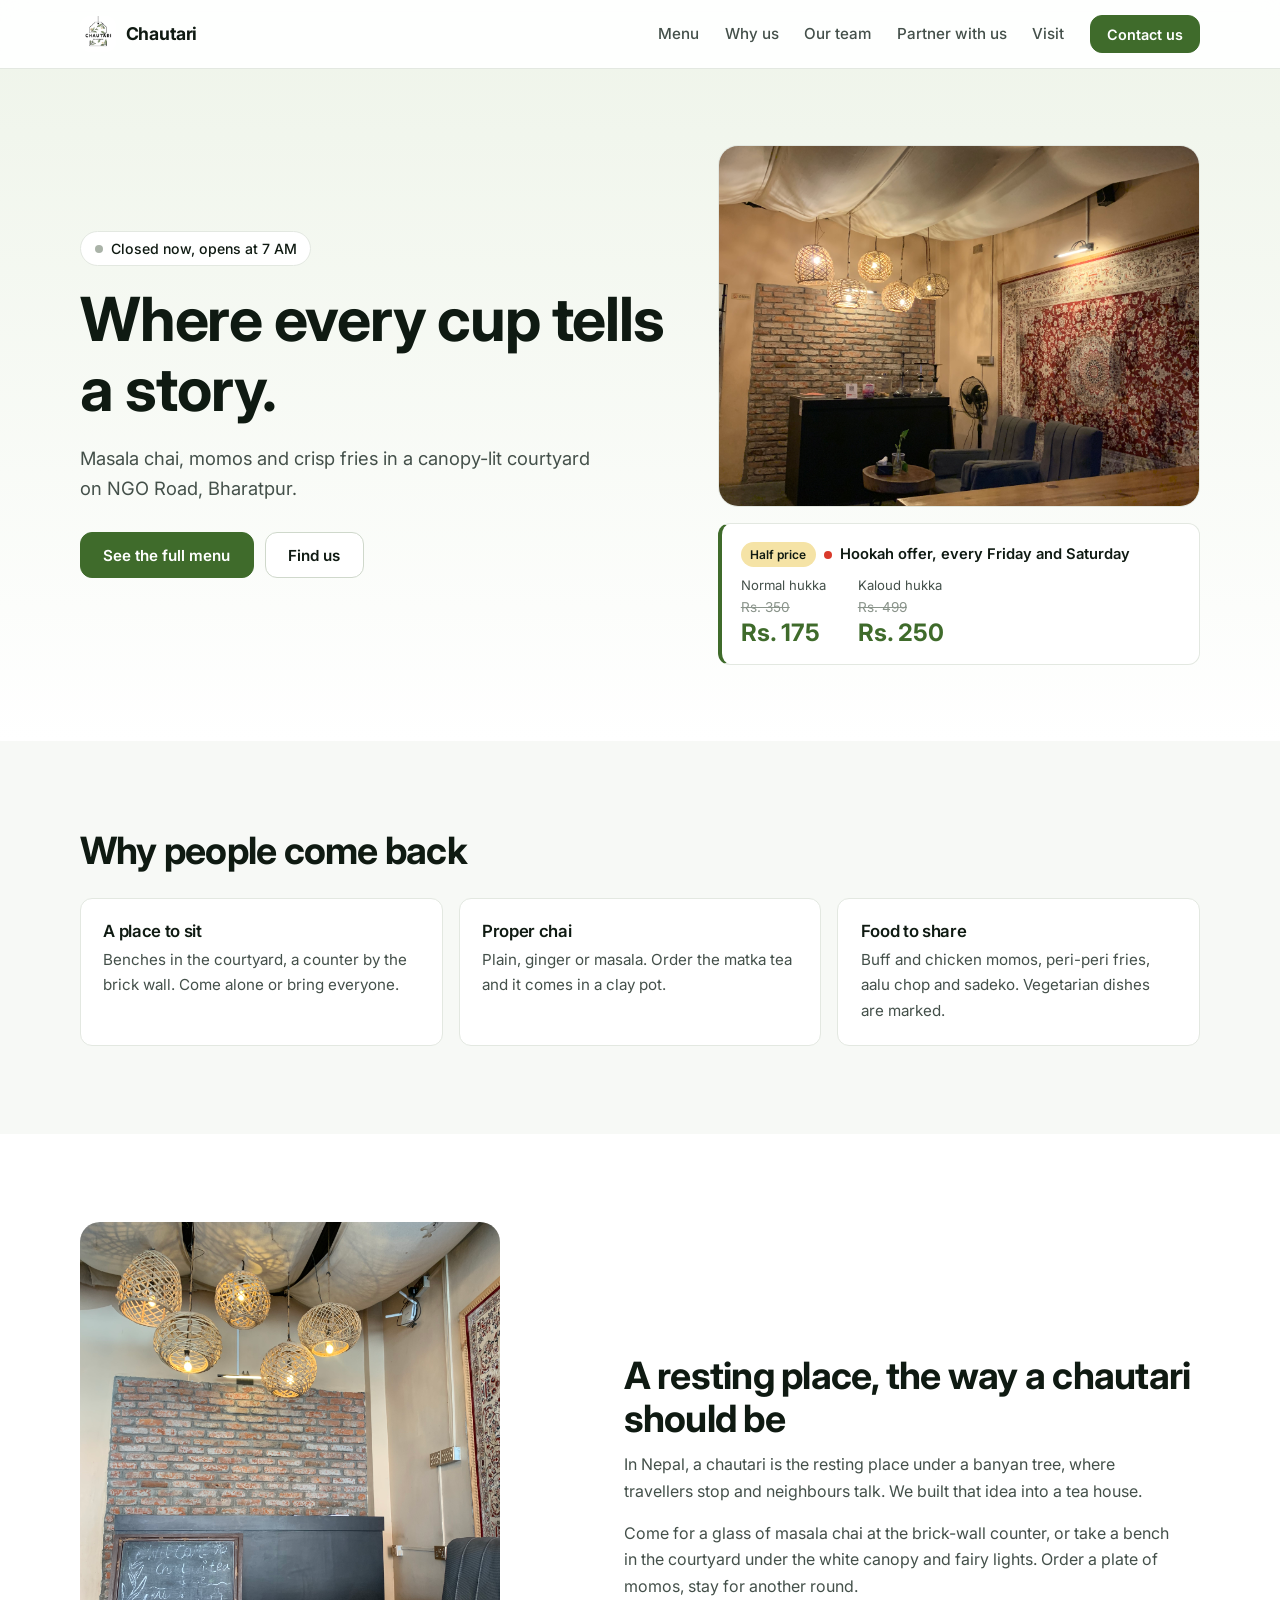
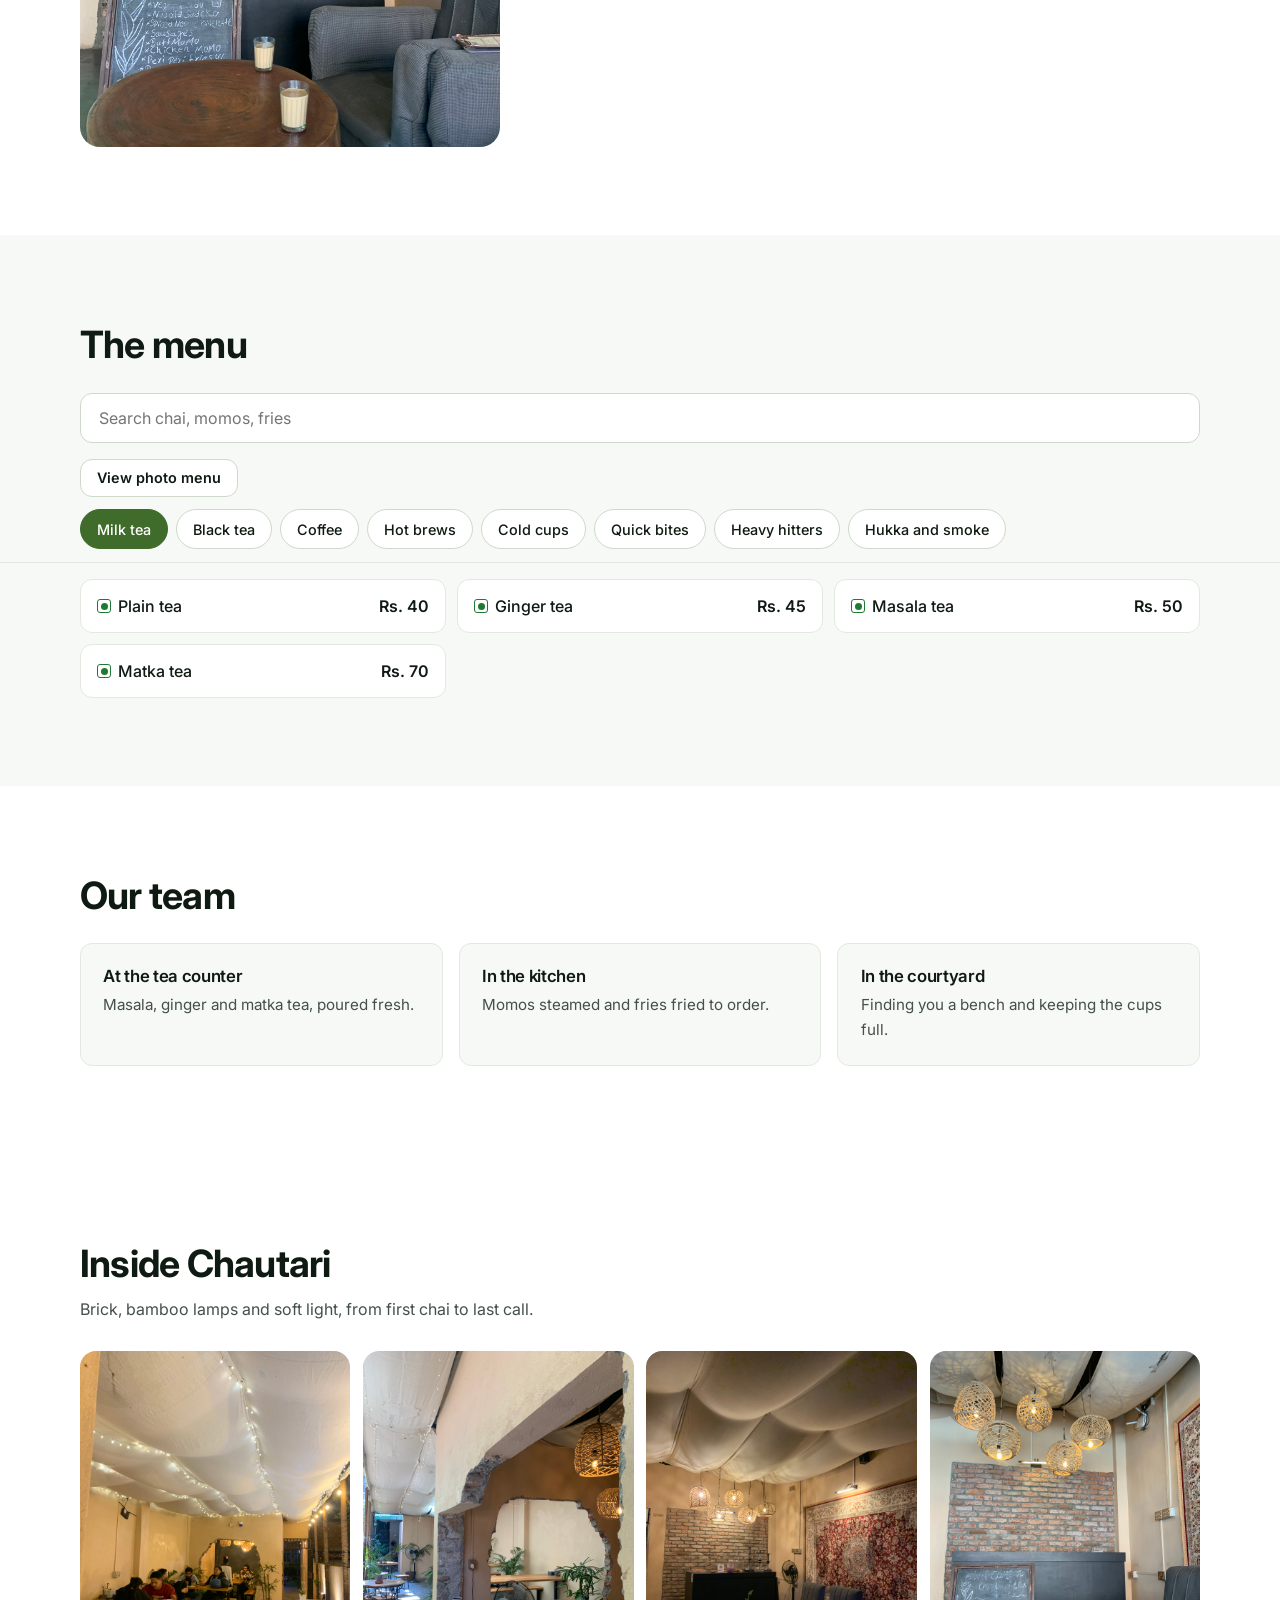
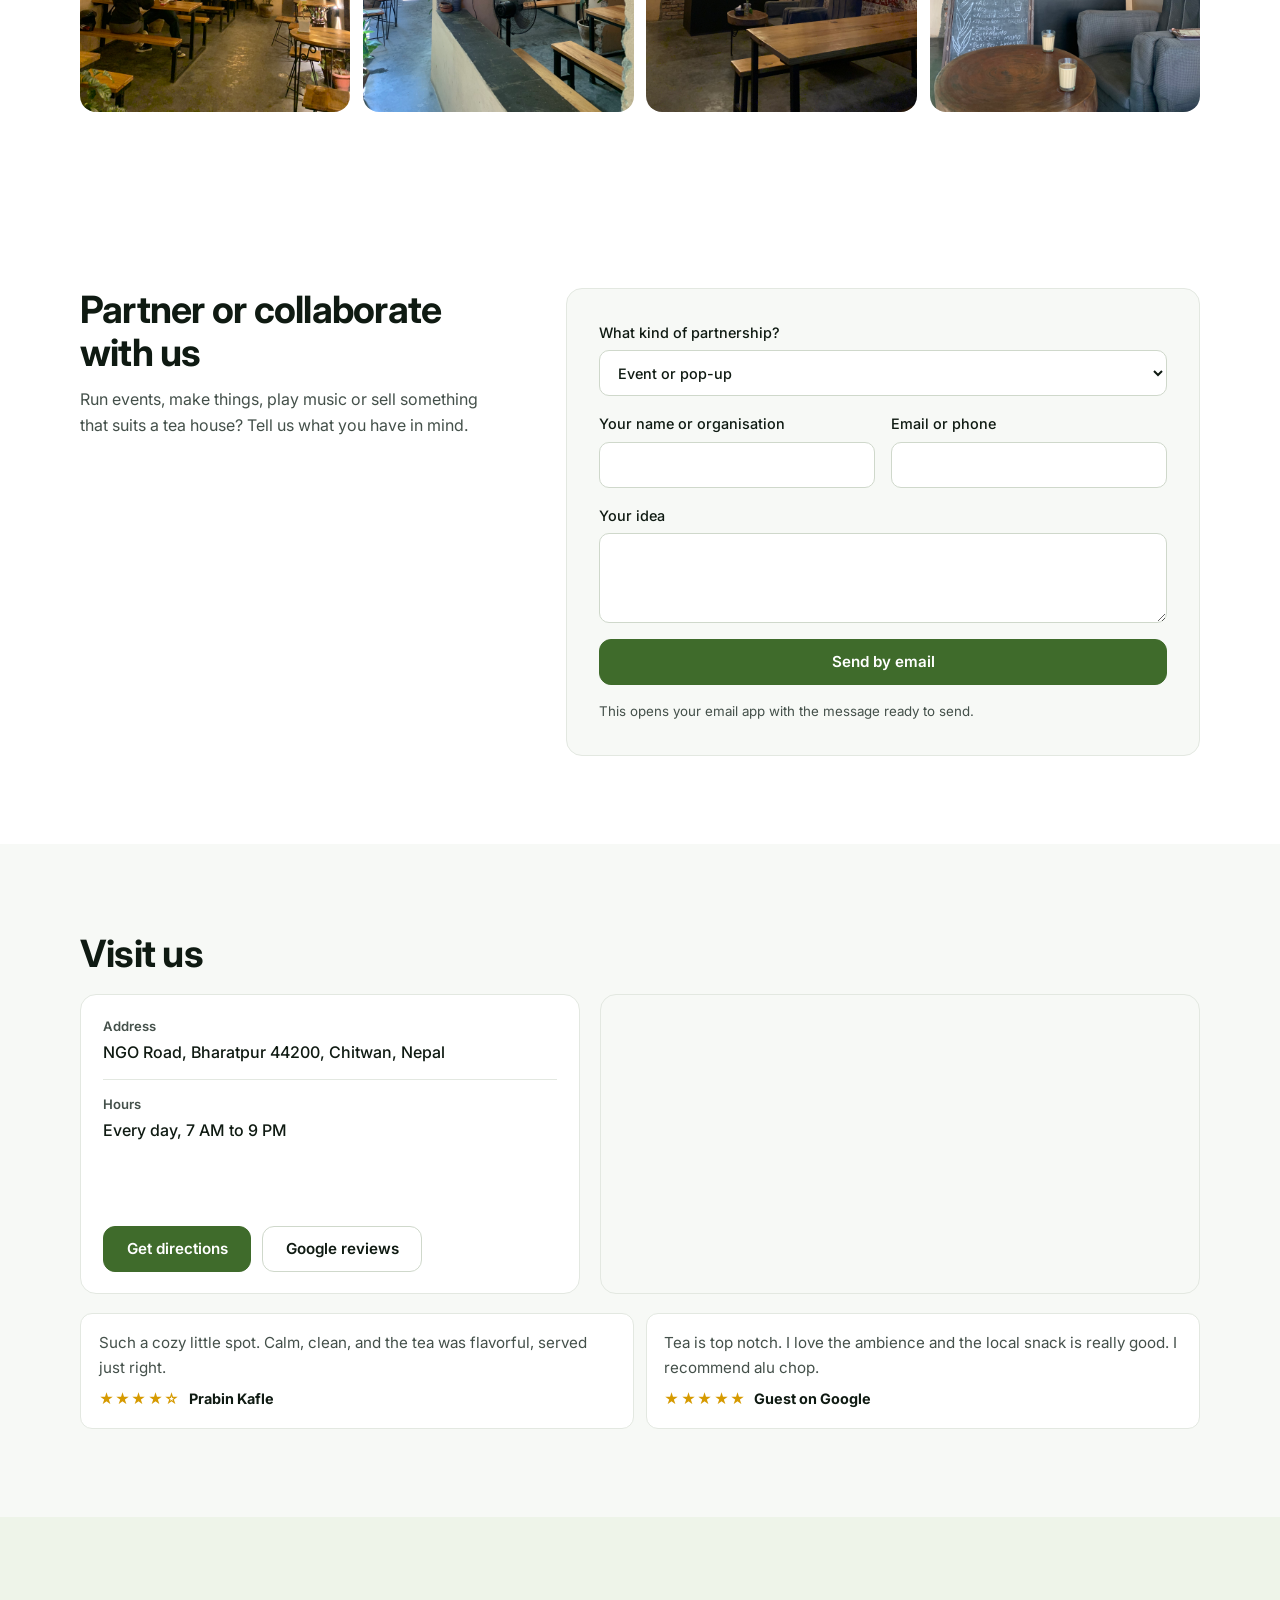
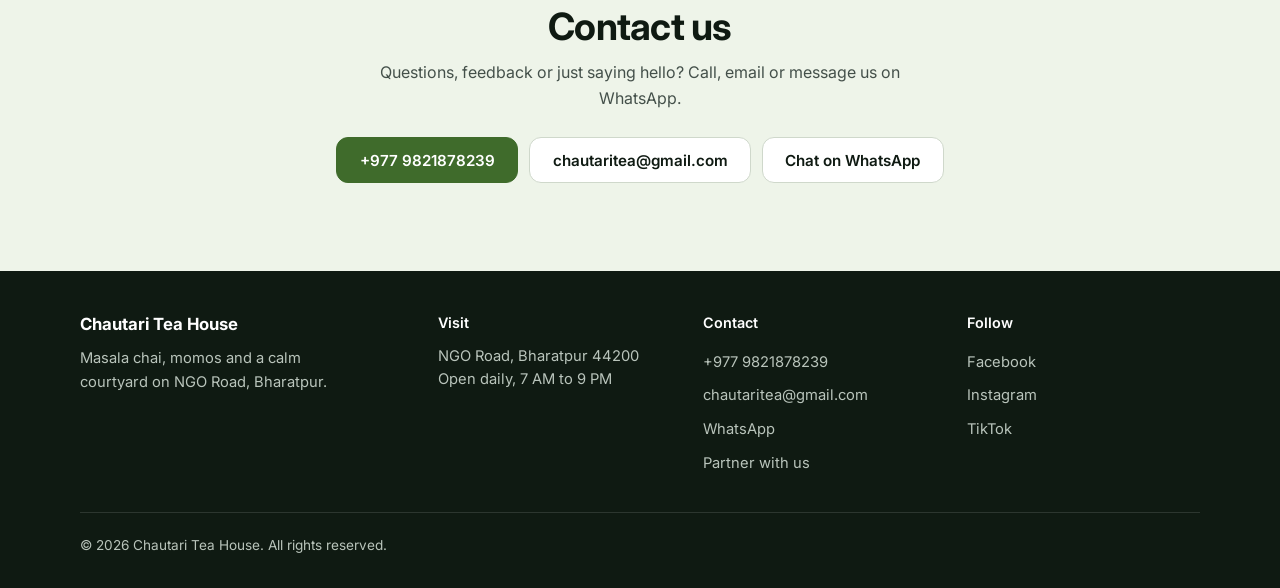
<file: Chautari Tea House/index.html>
<!doctype html>
<html lang="en">
<head>
<meta charset="utf-8">
<meta name="viewport" content="width=device-width,initial-scale=1,viewport-fit=cover">
<title>Chautari Tea House | Bharatpur, Chitwan</title>
<meta name="description" content="Masala chai, momos and a calm courtyard on NGO Road, Bharatpur. Open daily 7 AM to 9 PM.">
<meta name="theme-color" content="#A3B88C">
<link rel="canonical" href="https://www.chautariteahouse.com.np/">
<meta property="og:title" content="Chautari Tea House | Bharatpur, Chitwan">
<meta property="og:description" content="Where every cup tells a story. Tea, momos and fries on NGO Road, Bharatpur.">
<meta property="og:url" content="https://www.chautariteahouse.com.np/">
<meta property="og:image" content="https://www.chautariteahouse.com.np/images/IMG_1399.jpg">
<link rel="manifest" href="manifest.json">
<link rel="apple-touch-icon" href="images/icon-192.png">
<link rel="icon" href="images/logo.JPG">
<link rel="preconnect" href="https://fonts.googleapis.com"><link rel="preconnect" href="https://fonts.gstatic.com" crossorigin>
<link href="https://fonts.googleapis.com/css2?family=Inter:wght@400;500;600;700&display=swap" rel="stylesheet">
<link rel="stylesheet" href="style.css">
</head>
<body id="top">
<header class="nav"><div class="wrap">
<a class="brand" href="#top"><img src="images/logo.JPG" alt="Chautari Tea House logo" width="46" height="46"><span>Chautari</span></a>
<div class="nav-end">
<nav id="links">
<a href="#menu">Menu</a>
<a href="#why">Why us</a>
<a href="#team">Our team</a>
<a href="#partner">Partner with us</a>
<a href="#visit">Visit</a>
<a class="btn sm" href="#contact">Contact us</a>
</nav>
<button id="burger" aria-label="Open navigation" aria-expanded="false"><i></i><i></i><i></i></button>
</div>
</div></header>
<a class="promo" id="promo" hidden></a>

<main>
<section class="hero"><div class="wrap">
<div>
<div class="status" id="status"><i></i><span>Open daily 7 AM to 9 PM</span></div>
<h1>Where every cup tells a story.</h1>
<p class="lead">Masala chai, momos and crisp fries in a canopy-lit courtyard on NGO Road, Bharatpur.</p>
<div class="cta"><a class="btn" href="menu.html">See the full menu</a><a class="btn ghost" href="#visit">Find us</a></div>
</div>
<div class="tagwrap"><div class="tag"><img src="images/IMG_1399.jpg" alt="Lounge corner with brick wall, wicker lamps and a Persian rug" width="1200" height="1600" fetchpriority="high"></div>
<a class="deal" href="#menu" id="deal"><i class="off">Half price</i><span class="dk" id="dk">Hookah offer, every Friday and Saturday</span>
<div class="dp"><div><small id="dn1">Normal hukka</small><s id="ds1">Rs. 350</s><b id="dp1">Rs. 175</b></div><div><small id="dn2">Kaloud hukka</small><s id="ds2">Rs. 499</s><b id="dp2">Rs. 250</b></div></div></a></div>
</div></section>

<section class="why" id="why"><div class="wrap">
<h2>Why people come back</h2>
<div class="wgrid">
<div class="wc"><h3>A place to sit</h3><p>Benches in the courtyard, a counter by the brick wall. Come alone or bring everyone.</p></div>
<div class="wc"><h3>Proper chai</h3><p>Plain, ginger or masala. Order the matka tea and it comes in a clay pot.</p></div>
<div class="wc"><h3>Food to share</h3><p>Buff and chicken momos, peri-peri fries, aalu chop and sadeko. Vegetarian dishes are marked.</p></div>
</div></div></section>

<section class="story" id="story"><div class="wrap">
<img class="cut" src="images/IMG_0792.jpg" alt="Two glasses of chai beside the chalkboard menu" loading="lazy">
<div>
<h2>A resting place, the way a chautari should be</h2>
<p>In Nepal, a chautari is the resting place under a banyan tree, where travellers stop and neighbours talk. We built that idea into a tea house.</p>
<p>Come for a glass of masala chai at the brick-wall counter, or take a bench in the courtyard under the white canopy and fairy lights. Order a plate of momos, stay for another round.</p>
</div></div></section>

<section class="menu" id="menu"><div class="wrap">
<h2>The menu</h2>
<input class="find" id="find" type="search" placeholder="Search chai, momos, fries" aria-label="Search the menu" enterkeyhint="search" autocomplete="off">
<div class="cta" style="margin-top:1rem"><a class="btn ghost sm" href="menu.html">View photo menu</a></div>
<div class="tabs" id="tabs" role="tablist"></div>
<div class="note" id="hknote" hidden></div>
<div class="list" id="list"></div>
</div></section>

<section class="team" id="team"><div class="wrap">
<h2>Our team</h2>
<div class="wgrid">
<div class="wc tm"><h3>At the tea counter</h3><p>Masala, ginger and matka tea, poured fresh.</p></div>
<div class="wc tm"><h3>In the kitchen</h3><p>Momos steamed and fries fried to order.</p></div>
<div class="wc tm"><h3>In the courtyard</h3><p>Finding you a bench and keeping the cups full.</p></div>
</div></div></section>

<section class="gallery" id="gallery"><div class="wrap">
<h2>Inside Chautari</h2>
<p>Brick, bamboo lamps and soft light, from first chai to last call.</p>
<div class="gal">
<button class="g" type="button" aria-label="Enlarge photo"><img src="images/IMG_1400.jpg" alt="Guests at wooden tables on the fairy-lit patio at night" width="1200" height="1600" loading="lazy"></button>
<button class="g" type="button" aria-label="Enlarge photo"><img src="images/IMG_0793.jpg" alt="Sunlit patio seen through the arched wall opening" width="1200" height="1600" loading="lazy"></button>
<button class="g" type="button" aria-label="Enlarge photo"><img src="images/IMG_1399.jpg" alt="Lounge corner with brick wall, wicker lamps and a Persian rug" width="1200" height="1600" loading="lazy"></button>
<button class="g" type="button" aria-label="Enlarge photo"><img src="images/IMG_0792.jpg" alt="Two glasses of chai beside the chalkboard menu" width="1200" height="1500" loading="lazy"></button>
</div></div></section>

<section class="reserve" id="partner"><div class="wrap">
<div>
<h2>Partner or collaborate with us</h2>
<p>Run events, make things, play music or sell something that suits a tea house? Tell us what you have in mind.</p>
</div>
<form id="pform">
<label class="full"><span>What kind of partnership?</span><select id="ptype"><option>Event or pop-up</option><option>Supplier or local maker</option><option>Music, art or content</option><option>Brand or sponsor</option><option>Something else</option></select></label>
<label><span>Your name or organisation</span><input id="po" required autocomplete="organization"></label>
<label><span>Email or phone</span><input id="pc" required autocomplete="email"></label>
<label class="full"><span>Your idea</span><textarea id="pm" required></textarea></label>
<button class="btn full" type="submit">Send by email</button>
<small class="full">This opens your email app with the message ready to send.</small>
</form>
</div></section>

<section class="visit" id="visit"><div class="wrap">
<h2>Visit us</h2>
<div class="vgrid">
<div class="vinfo">
<div class="info">
<div><b>Address</b><span>NGO Road, Bharatpur 44200, Chitwan, Nepal</span></div>
<div><b>Hours</b><span>Every day, 7 AM to 9 PM</span></div>
</div>
<div class="cta"><a class="btn" target="_blank" rel="noopener" href="https://maps.google.com/?q=Chautari+Tea+House,+NGO+Road,+Bharatpur,+Chitwan,+Nepal">Get directions</a><a class="btn ghost" target="_blank" rel="noopener" href="https://www.google.com/maps/search/?api=1&query=Chautari+Tea+House,+NGO+Road,+Bharatpur,+Chitwan,+Nepal">Google reviews</a></div>
</div>
<div class="map"><iframe title="Map to Chautari Tea House" loading="lazy" referrerpolicy="no-referrer-when-downgrade" src="https://www.google.com/maps?q=Chautari+Tea+House,+NGO+Road,+Bharatpur,+Chitwan,+Nepal&output=embed"></iframe></div>
</div>
<div class="quotes" id="quotes"></div>
</div></section>

<section class="contact" id="contact"><div class="wrap">
<h2>Contact us</h2>
<p>Questions, feedback or just saying hello? Call, email or message us on WhatsApp.</p>
<div class="cta" style="margin-top:1.6rem"><a class="btn" href="tel:+9779821878239">+977 9821878239</a><a class="btn ghost" href="mailto:chautaritea@gmail.com">chautaritea@gmail.com</a><a class="btn ghost" target="_blank" rel="noopener" href="https://wa.me/9779821878239">Chat on WhatsApp</a></div>
</div></section>
</main>

<footer><div class="wrap fgrid">
<div><b class="fb">Chautari Tea House</b><p>Masala chai, momos and a calm courtyard on NGO Road, Bharatpur.</p><button type="button" class="btn sm" id="install" hidden>Add to home screen</button></div>
<div><h4>Visit</h4><p>NGO Road, Bharatpur 44200<br>Open daily, 7 AM to 9 PM</p></div>
<div><h4>Contact</h4><a href="tel:+9779821878239">+977 9821878239</a><a href="mailto:chautaritea@gmail.com">chautaritea@gmail.com</a><a target="_blank" rel="noopener" href="https://wa.me/9779821878239">WhatsApp</a><a href="#partner">Partner with us</a></div>
<div><h4>Follow</h4><a href="https://www.facebook.com/chautariteahouse" target="_blank" rel="noopener">Facebook</a><a href="https://www.instagram.com/chautariteahouse/" target="_blank" rel="noopener">Instagram</a><a href="https://www.tiktok.com/@chautariteahouse" target="_blank" rel="noopener">TikTok</a></div>
</div><div class="wrap legal">&copy; 2026 Chautari Tea House. All rights reserved.</div></footer>

<dialog id="lb"><img alt=""></dialog>

<script src="menu-data.js"></script>
<script>
const $=s=>document.querySelector(s);
const esc=s=>String(s).replace(/[&<>"']/g,c=>({"&":"&amp;","<":"&lt;",">":"&gt;","\"":"&quot;","'":"&#39;"}[c]));
let last="milk-tea";
function diet(item){if(item.diet!=="veg"&&item.diet!=="nonveg")return "";const name=CH.ui(item.diet);return `<i class="diet ${item.diet}" title="${esc(name)}" aria-label="${esc(name)}"><i></i></i>`}
function row(item,query){
  const p=CH.price(item),hot=p!==item.price;
  const r=document.createElement("div");
  r.className="row"+(hot?" hot":"");
  r.innerHTML=`<b>${diet(item)}${esc(item.en)}${query?`<small class="secname">${esc(CH.placeName(item))}</small>`:""}</b><span class="price">${hot?`<s>${CH.money(item.price)}</s>`:""}${CH.money(p)}</span>`;
  const im=new Image(); im.alt=item.en; im.loading="lazy"; im.onload=()=>r.prepend(im); im.src=CH.photo(item);
  return r;
}
function show(cat,q){
  const query=(q||"").trim();
  document.querySelectorAll(".tab").forEach(t=>t.setAttribute("aria-selected",!query&&t.dataset.c===cat?"true":"false"));
  const a=document.querySelector(".tab[aria-selected=true]"),T=$("#tabs");
  if(a)T.scrollTo({left:a.offsetLeft-(T.clientWidth-a.offsetWidth)/2,behavior:"smooth"});
  const hookah=!query&&cat==="hukka-and-smoke";
  $("#hknote").hidden=!hookah;
  if(hookah)$("#hknote").textContent=CH.offerOn()?CH.ui("hkOn"):CH.ui("hkOff");
  const L=$("#list"); L.innerHTML="";
  const items=query?CH.search(query):(CH.sectionById(cat)||CH.sections[0]).items;
  if(!items.length){const p=document.createElement("p");p.className="empty";p.textContent=CH.ui("nothing");L.append(p);return}
  items.forEach(item=>L.append(row(item,!!query)));
  if(!query)last=cat;
}
function buildTabs(){
  const T=$("#tabs");
  CH.sections.forEach(s=>{
    const b=document.createElement("button");
    b.type="button"; b.className="tab"; b.setAttribute("role","tab"); b.dataset.c=s.id; b.textContent=s.en;
    b.onclick=()=>{$("#find").value="";show(s.id);const r=$("#list").getBoundingClientRect();if(r.top<0||r.top>innerHeight*.6)$("#list").scrollIntoView({behavior:"smooth"})};
    T.append(b);
  });
}
function renderDeal(){
  const on=CH.offerOn(); document.body.classList.toggle("offer-day",on); $("#deal").classList.toggle("idle",!on); $("#dk").textContent=on?CH.ui("offerOn"):CH.ui("offerOff");
  [["hukka-normal","dn1","ds1","dp1"],["hukka-kaloud","dn2","ds2","dp2"]].forEach(([id,n,s,p])=>{const item=CH.find(id);$("#"+n).textContent=item.en;$("#"+s).textContent=CH.money(item.price);$("#"+p).textContent=CH.money(item.offer)});
}
function renderQuotes(){
  const box=$("#quotes");
  CH.reviews.forEach(r=>{
    const d=document.createElement("blockquote"); d.className="quote";
    const p=document.createElement("p"); p.textContent=r.text;
    const who=document.createElement("b"); who.innerHTML=`<span class="stars">${"★★★★★☆☆☆☆☆".slice(5-r.stars,10-r.stars)}</span>`;
    who.append(document.createTextNode(r.name)); d.append(p,who); box.append(d);
  });
}
buildTabs(); renderDeal(); renderQuotes(); show(last,"");
$("#find").addEventListener("input",()=>show(last,$("#find").value));
$("#deal").addEventListener("click",()=>{$("#find").value="";show("hukka-and-smoke")});
$("#burger").onclick=e=>{const o=$("#links").classList.toggle("open");e.currentTarget.setAttribute("aria-expanded",o)};
document.querySelectorAll("#links a").forEach(a=>a.addEventListener("click",()=>$("#links").classList.remove("open")));
$("#pform").onsubmit=e=>{
  e.preventDefault();
  const type=$("#ptype").value;
  const body=["Name or organisation: "+$("#po").value.trim(),"Contact: "+$("#pc").value.trim(),"Type: "+type,"","Idea:",$("#pm").value.trim()].join("\n");
  location.href="mailto:"+CH.email+"?subject="+encodeURIComponent("Partnership enquiry: "+type)+"&body="+encodeURIComponent(body);
};
document.querySelectorAll(".g").forEach(b=>b.onclick=()=>{const i=b.querySelector("img");$("#lb img").src=i.src;$("#lb img").alt=i.alt;$("#lb").showModal()});
$("#lb").onclick=()=>$("#lb").close();
</script>
</body>
</html>
</file>
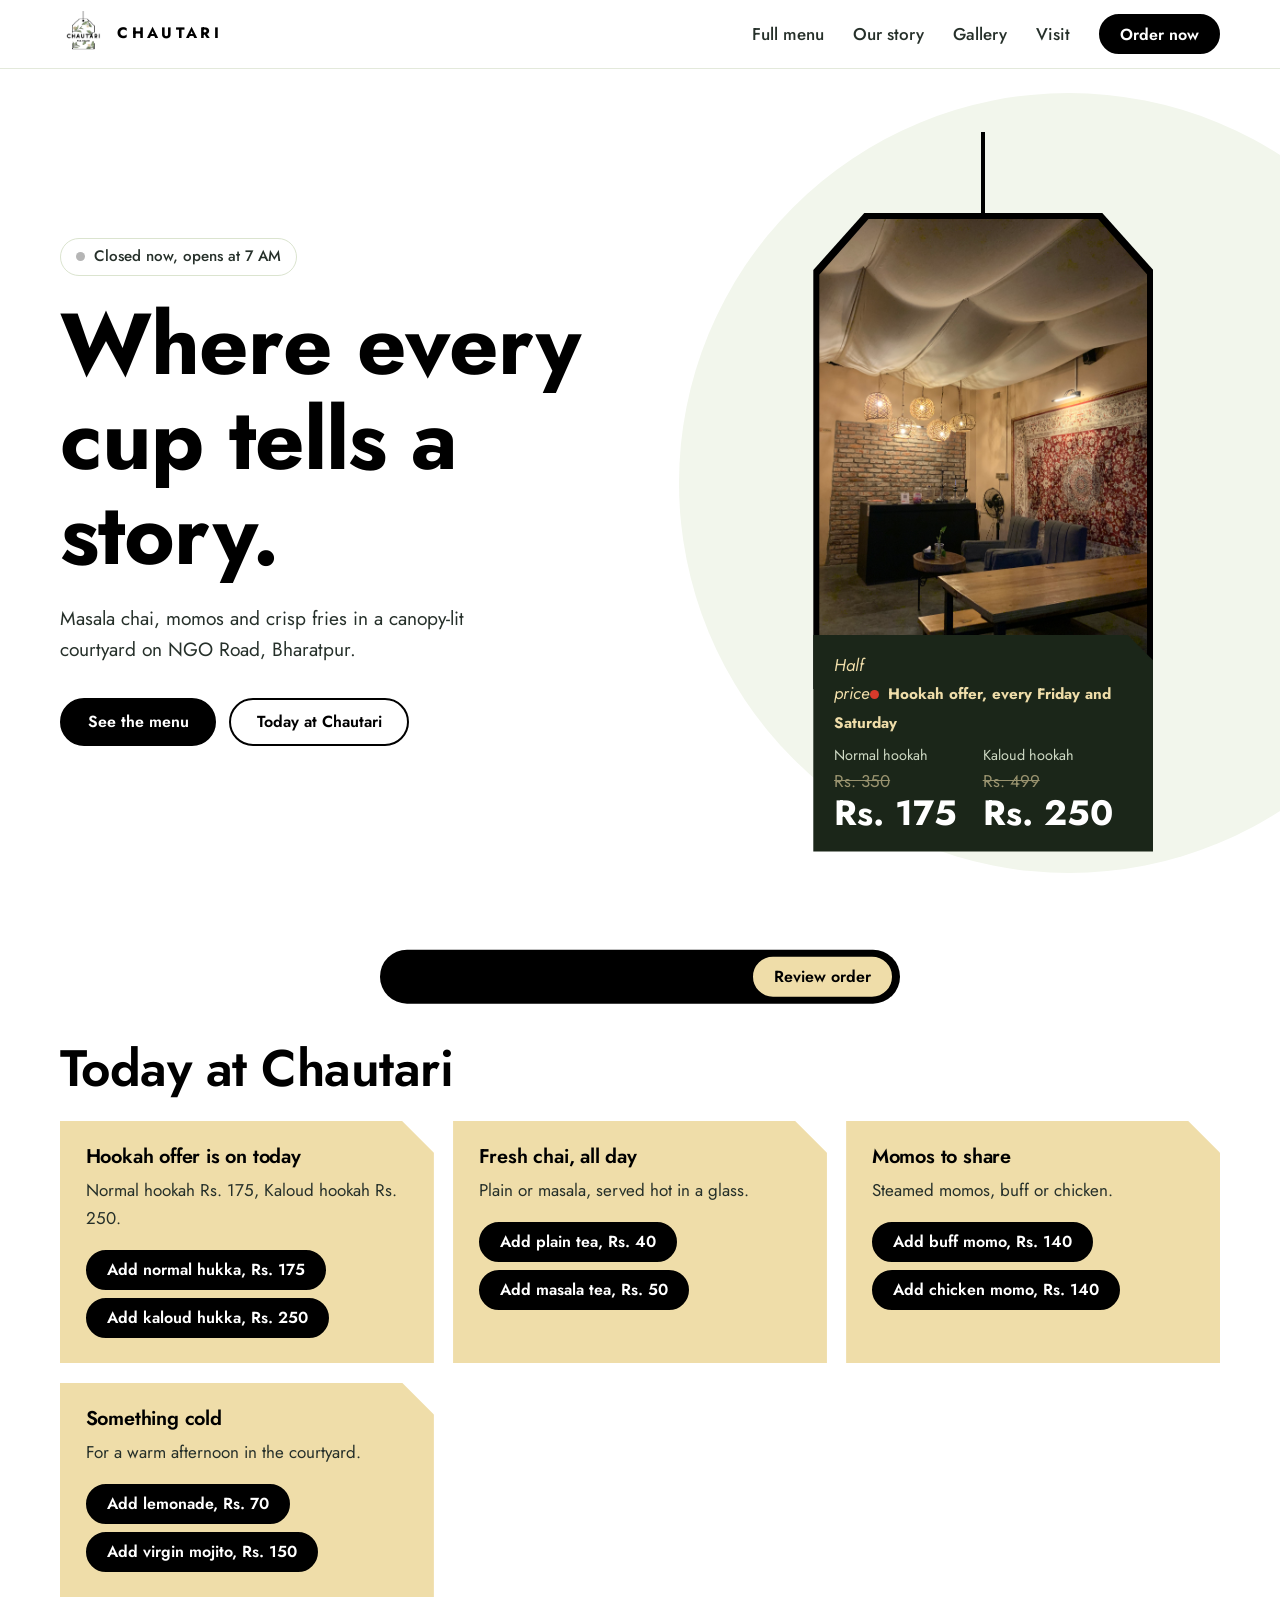
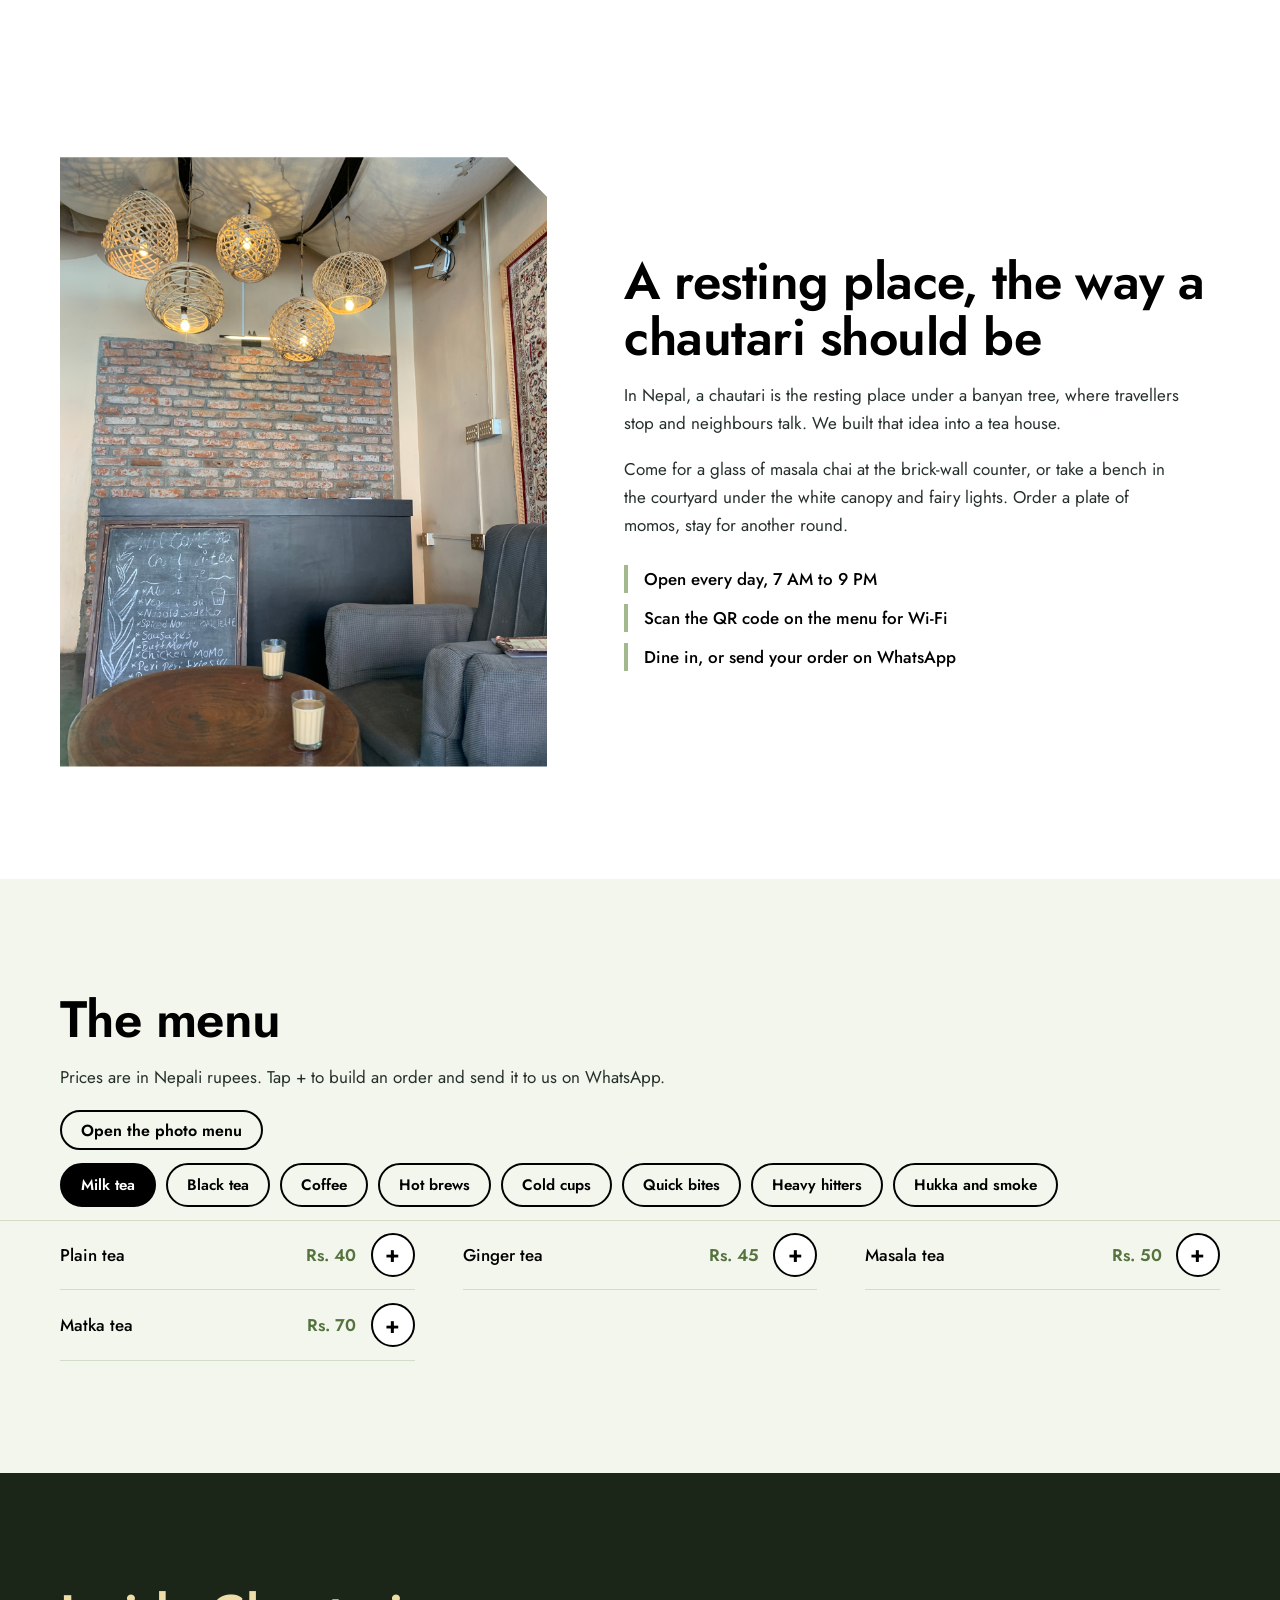
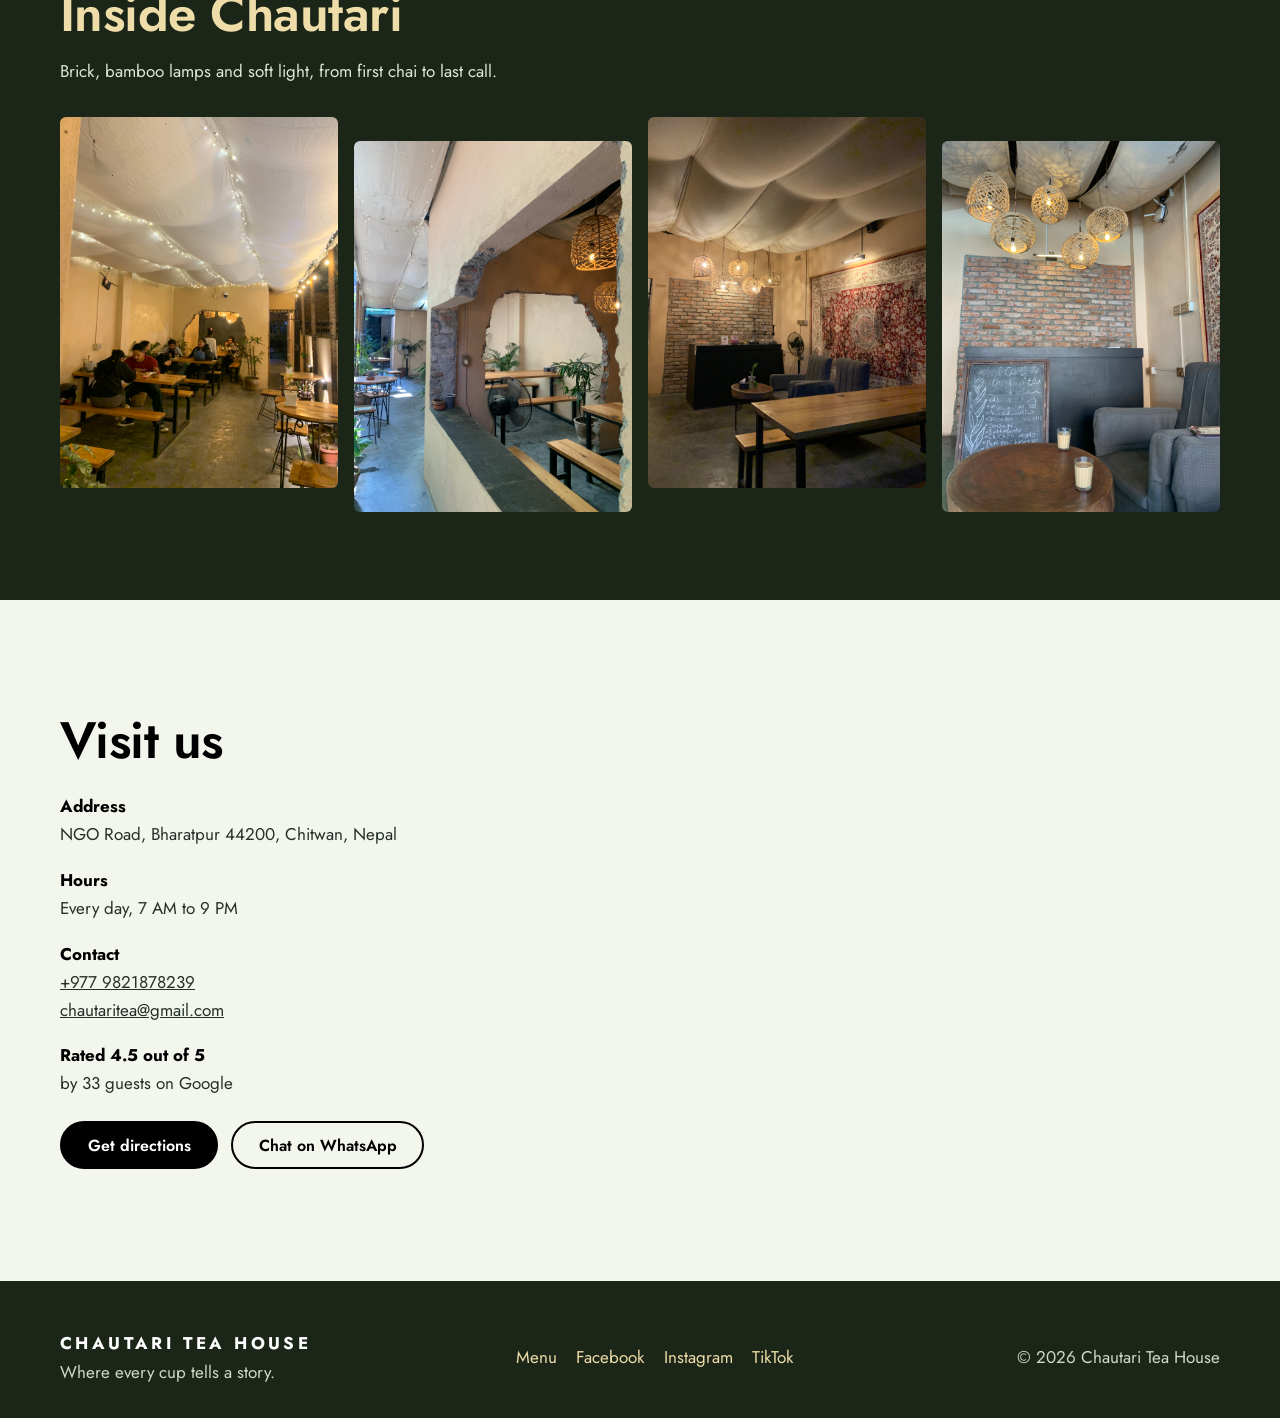
<file: Chautari Tea House/images/index.html>
<!doctype html>
<html lang="en">
<head>
<meta charset="utf-8">
<meta name="viewport" content="width=device-width,initial-scale=1,viewport-fit=cover">
<title>Chautari Tea House | Bharatpur, Chitwan</title>
<meta name="description" content="Masala chai, momos and a calm courtyard on NGO Road, Bharatpur. Open daily 7 AM to 9 PM.">
<meta name="theme-color" content="#A3B88C">
<meta property="og:title" content="Chautari Tea House | Bharatpur, Chitwan">
<meta property="og:description" content="Where every cup tells a story. Tea, momos and fries on NGO Road, Bharatpur.">
<meta property="og:image" content="https://www.chautariteahouse.com.np/images/IMG_1399.jpg">
<link rel="icon" href="images/logo.JPG">
<link rel="preconnect" href="https://fonts.googleapis.com"><link rel="preconnect" href="https://fonts.gstatic.com" crossorigin>
<link href="https://fonts.googleapis.com/css2?family=Jost:wght@400;500;600;700&display=swap" rel="stylesheet">
<script type="application/ld+json">{"@context":"https://schema.org","@type":"CafeOrCoffeeShop","name":"Chautari Tea House","url":"https://www.chautariteahouse.com.np","telephone":"+9779821878239","image":"https://www.chautariteahouse.com.np/images/IMG_1399.jpg","address":{"@type":"PostalAddress","streetAddress":"NGO Road","addressLocality":"Bharatpur","addressRegion":"Chitwan","postalCode":"44200","addressCountry":"NP"},"openingHours":"Mo-Su 07:00-21:00"}</script>
<link rel="stylesheet" href="style.css">
</head>
<body id="top">
<header class="nav"><div class="wrap">
<a class="brand" href="#top"><img src="images/logo.JPG" alt="Chautari Tea House logo" width="46" height="46"><span>Chautari</span></a>
<nav id="links"><a href="menu.html">Full menu</a><a href="#story">Our story</a><a href="#gallery">Gallery</a><a href="#visit">Visit</a><a class="btn sm" href="#menu">Order now</a></nav>
<a class="btn sm navmenu" href="menu.html">Menu</a>
<button id="burger" aria-label="Open navigation" aria-expanded="false"><i></i><i></i><i></i></button>
</div></header>

<main>
<section class="hero"><div class="wrap">
<div>
<div class="status" id="status"><i></i><span>Open daily 7 AM to 9 PM</span></div>
<h1>Where every cup tells a story.</h1>
<p class="lead">Masala chai, momos and crisp fries in a canopy-lit courtyard on NGO Road, Bharatpur.</p>
<div class="cta"><a class="btn" href="#menu">See the menu</a><a class="btn ghost" href="#today">Today at Chautari</a></div>
</div>
<div class="tagwrap"><div class="tag"><img src="images/IMG_1399.jpg" alt="Lounge corner with brick wall, wicker lamps and a Persian rug" fetchpriority="high"></div><a class="deal" href="#menu" id="deal"><i class="off" aria-hidden="true">Half<br>price</i><span class="dk" id="dk">Hookah offer, every Friday and Saturday</span><div class="dp"><div><small>Normal hookah</small><s>Rs. 350</s><b>Rs. 175</b></div><div><small>Kaloud hookah</small><s>Rs. 499</s><b>Rs. 250</b></div></div></a></div>
</div></section>

<section class="today" id="today"><div class="wrap">
<h2>Today at Chautari</h2>
<div class="note" id="note" hidden></div>
<div class="tcards" id="tcards"></div>
</div></section>

<section class="story" id="story"><div class="wrap">
<img class="cut" src="images/IMG_0792.jpg" alt="Two glasses of chai beside the chalkboard menu" loading="lazy">
<div>
<h2>A resting place, the way a chautari should be</h2>
<p>In Nepal, a chautari is the resting place under a banyan tree, where travellers stop and neighbours talk. We built that idea into a tea house.</p>
<p>Come for a glass of masala chai at the brick-wall counter, or take a bench in the courtyard under the white canopy and fairy lights. Order a plate of momos, stay for another round.</p>
<ul class="facts"><li>Open every day, 7 AM to 9 PM</li><li>Scan the QR code on the menu for Wi-Fi</li><li>Dine in, or send your order on WhatsApp</li></ul>
</div></div></section>

<section class="menu" id="menu"><div class="wrap">
<h2>The menu</h2>
<p>Prices are in Nepali rupees. Tap + to build an order and send it to us on WhatsApp.</p>
<div class="cta" style="margin-top:1.2rem"><a class="btn ghost sm" href="menu.html">Open the photo menu</a></div>
<div class="tabs" id="tabs" role="tablist"></div>
<div class="note" id="hknote" hidden></div>
<div class="list" id="list"></div>
</div></section>

<section class="gallery" id="gallery"><div class="wrap">
<h2>Inside Chautari</h2>
<p>Brick, bamboo lamps and soft light, from first chai to last call.</p>
<div class="gal">
<button class="g"><img src="images/IMG_1400.jpg" alt="Guests at wooden tables on the fairy-lit patio at night" loading="lazy"></button>
<button class="g"><img src="images/IMG_0793.jpg" alt="Sunlit patio seen through the arched wall opening" loading="lazy"></button>
<button class="g"><img src="images/IMG_1399.jpg" alt="Lounge corner with brick wall, wicker lamps and a Persian rug" loading="lazy"></button>
<button class="g"><img src="images/IMG_0792.jpg" alt="Two glasses of chai beside the chalkboard menu" loading="lazy"></button>
</div></div></section>


<section class="visit" id="visit"><div class="wrap">
<div>
<h2>Visit us</h2>
<div class="info">
<div><b>Address</b>NGO Road, Bharatpur 44200, Chitwan, Nepal</div>
<div><b>Hours</b>Every day, 7 AM to 9 PM</div>
<div><b>Contact</b><a href="tel:+9779821878239">+977 9821878239</a><br><a href="mailto:chautaritea@gmail.com">chautaritea@gmail.com</a></div>
<div><b>Rated 4.5 out of 5</b>by 33 guests on Google</div>
</div>
<div class="cta"><a class="btn" target="_blank" rel="noopener" href="https://maps.google.com/?q=Chautari+Tea+House,+NGO+Road,+Bharatpur,+Chitwan,+Nepal">Get directions</a><a class="btn ghost" target="_blank" rel="noopener" href="https://wa.me/9779821878239">Chat on WhatsApp</a></div>
</div>
<div class="map"><iframe title="Map to Chautari Tea House" loading="lazy" referrerpolicy="no-referrer-when-downgrade" src="https://www.google.com/maps?q=Chautari+Tea+House,+NGO+Road,+Bharatpur,+Chitwan,+Nepal&output=embed"></iframe></div>
</div></section>
</main>

<footer><div class="wrap">
<div><b style="color:#fff;letter-spacing:.2em;text-transform:uppercase">Chautari Tea House</b><br>Where every cup tells a story.</div>
<div><a href="menu.html">Menu</a><a href="https://www.facebook.com/chautariteahouse" target="_blank" rel="noopener">Facebook</a><a href="https://www.instagram.com/chautariteahouse/" target="_blank" rel="noopener">Instagram</a><a href="https://www.tiktok.com/@chautariteahouse" target="_blank" rel="noopener">TikTok</a></div>
<div>&copy; 2026 Chautari Tea House</div>
</div></footer>

<div class="bar" id="bar"><span id="bt"></span><button class="btn sm" id="bo">Review order</button></div>
<dialog id="sheet"><h3 style="margin-bottom:.5rem">Your order</h3><div id="lines"></div><div style="display:grid;gap:.8rem;margin-top:1rem">
<div class="mode"><label><input type="radio" name="mode" value="Dine-in" checked> Dine-in</label><label><input type="radio" name="mode" value="Pickup"> Pickup</label></div>
<label>Your name<input id="on" autocomplete="name"></label>
<label><span id="tl">Table number (optional)</span><input id="tn"></label>
<label>Note (optional)<input id="nt" placeholder="Less sugar, no onion"></label>
</div>
<div class="tot"><span>Total</span><span id="sum"></span></div>
<button class="btn" id="send" style="width:100%">Send order on WhatsApp</button><button class="btn ghost" id="cl" style="width:100%;margin-top:.6rem">Keep browsing</button></dialog>
<dialog id="lb"><img alt=""></dialog>

<script>
const $=s=>document.querySelector(s),WA='9779821878239',R=n=>'Rs. '+(Number.isInteger(n)?n:n.toFixed(2));
const M={"Milk tea":[["Plain tea",40],["Ginger tea",45],["Masala tea",50],["Matka tea",70]],"Black tea":[["Plain tea",30],["Ginger tea",35],["Lemon tea",40],["Masala tea",40],["Ginger lemon tea",45]],"Coffee":[["Black coffee",70],["Milk coffee",90],["Iced black coffee",120],["Iced coffee",150]],"Hot brews":[["Green tea",60],["Chamomile tea",80],["Peach tea",80],["Jasmine tea",80],["Hibiscus tea",80],["Hot lemon with honey",120]],"Cold cups":[["Lemonade",70],["Cold lemon",100],["Plain lassi",100],["Iced peach tea",150],["Virgin mojito",150]],"Quick bites":[["Cookies",100],["Veg pakoda",100],["Noodle sadeko",110],["Cheese fries",150],["PeriPeri fries",150],["Spicy spiral fries",150]],"Heavy hitters":[["Aalu chop",120],["Peanuts sadeko",130],["Buff momo",140],["Chicken momo",140],["Fried sausages",200]],"Hukka and smoke":[["Shikar Ice",25],["Surya",30],["Additional coal normal",50],["Additional coal Kaloud",80],["Normal hukka",350],["Kaloud hukka",499]]};
// Hookah offer every Friday and Saturday (Nepal time): Normal Rs. 175, Kaloud Rs. 250
const FRI=['Fri','Sat'].includes(new Intl.DateTimeFormat('en-US',{timeZone:'Asia/Kathmandu',weekday:'short'}).format(new Date())),HK=['Normal hukka','Kaloud hukka'];
const px=(c,n,p)=>FRI&&c==='Hukka and smoke'&&HK.includes(n)?{'Normal hukka':175,'Kaloud hukka':250}[n]:p;
const sl=s=>s.toLowerCase().replace(/[^a-z0-9]+/g,'-').replace(/^-|-$/g,'');
// open status (Nepal time)
(()=>{const h=+new Intl.DateTimeFormat('en-GB',{timeZone:'Asia/Kathmandu',hour:'numeric',hour12:false}).format(new Date())%24,on=h>=7&&h<21,s=$('#status');
s.classList.toggle('on',on);s.lastElementChild.textContent=on?'Open now until 9 PM':'Closed now, opens at 7 AM'})();
// nav
$('#burger').onclick=e=>{const o=$('#links').classList.toggle('open');e.currentTarget.setAttribute('aria-expanded',o)};
document.querySelectorAll('#links a').forEach(a=>a.onclick=()=>$('#links').classList.remove('open'));
// menu
const C={};
function show(cat){
  document.querySelectorAll('.tab').forEach(t=>t.setAttribute('aria-selected',t.dataset.c===cat));
  const a=document.querySelector('.tab[aria-selected=true]'),T=$('#tabs');if(a)T.scrollTo({left:a.offsetLeft-(T.clientWidth-a.offsetWidth)/2,behavior:'smooth'});
  const L=$('#list');L.innerHTML='';
  $('#hknote').hidden=cat!=='Hukka and smoke';$('#hknote').textContent=FRI?'Hookah offer on now: 50% off. Normal Rs. 175, Kaloud Rs. 250. Prices below are already the offer prices.':'Hookah is 50% off every Friday and Saturday: Normal Rs. 175, Kaloud Rs. 250.';
  M[cat].forEach(([n,p0])=>{const p=px(cat,n,p0),hk=p!==p0;
    const r=document.createElement('div');r.className='row'+(hk?' hot':'');
    r.innerHTML=`<b>${n}</b><span>${hk?`<s>${R(p0)}</s>`:''}${R(p)}</span><button class="add" aria-label="Add ${n} to order">+</button>`;
    r.querySelector('.add').onclick=()=>add(cat,n,p);
    const im=new Image();im.alt=n;im.loading='lazy';im.onload=()=>r.prepend(im);im.src=`images/menu/${sl(cat)}-${sl(n)}.jpg`;
    L.append(r);
  });
}
Object.keys(M).forEach((c,i)=>{const b=document.createElement('button');b.className='tab';b.role='tab';b.dataset.c=c;b.textContent=c;b.onclick=()=>{show(c);const r=$('#list').getBoundingClientRect();if(r.top<0||r.top>innerHeight*.6)$('#list').scrollIntoView({behavior:'smooth'})};$('#tabs').append(b)});
show('Milk tea');
// order
const label=(c,n)=>/^(Milk|Black) tea$/.test(c)?`${c}: ${n}`:n+(FRI&&c==='Hukka and smoke'&&HK.includes(n)?' (Fri/Sat offer)':'');
function add(c,n,p){const k=c+'|'+n;(C[k]=C[k]||{l:label(c,n),p,q:0}).q++;draw()}
function draw(){
  const v=Object.values(C).filter(x=>x.q>0),q=v.reduce((a,x)=>a+x.q,0),s=v.reduce((a,x)=>a+x.q*x.p,0);
  $('#bar').classList.toggle('show',q>0);$('#bt').textContent=`${q} item${q>1?'s':''}, ${R(s)}`;$('#sum').textContent=R(s);
  $('#lines').innerHTML='';
  Object.entries(C).filter(([,x])=>x.q>0).forEach(([k,x])=>{
    const d=document.createElement('div');d.className='ln';
    d.innerHTML=`<b>${x.l}</b><button class="q" aria-label="Remove one">-</button><span>${x.q}</span><button class="q" aria-label="Add one">+</button>`;
    const [m,a]=d.querySelectorAll('.q');m.onclick=()=>{x.q--;draw()};a.onclick=()=>{x.q++;draw()};
    $('#lines').append(d);
  });
  if(!q&&$('#sheet').open)$('#sheet').close();
}
$('#bo').onclick=()=>$('#sheet').showModal();$('#cl').onclick=()=>$('#sheet').close();
document.querySelectorAll('[name=mode]').forEach(r=>r.onchange=()=>{$('#tl').textContent=r.value==='Pickup'?'Pickup time (optional)':'Table number (optional)';$('#tn').placeholder=r.value==='Pickup'?'e.g. 6:30 PM':''});
$('#send').onclick=()=>{
  const v=Object.values(C).filter(x=>x.q>0),mode=document.querySelector('[name=mode]:checked').value,nm=$('#on').value.trim(),tn=$('#tn').value.trim(),nt=$('#nt').value.trim();
  const t="Hello Chautari Tea House! I'd like to order ("+mode+"):\n\n"+v.map(x=>`${x.q}x ${x.l} - ${R(x.q*x.p)}`).join('\n')+`\n\nTotal: ${R(v.reduce((a,x)=>a+x.q*x.p,0))}`+(nm?`\nName: ${nm}`:'')+(tn?`\n${mode==='Pickup'?'Pickup time':'Table'}: ${tn}`:'')+(nt?`\nNote: ${nt}`:'');
  window.open(`https://wa.me/${WA}?text=${encodeURIComponent(t)}`,'_blank');
};
// Edit this list to change "Today at Chautari". Each item is [category, name] from the menu. Set NOTICE for a banner, e.g. "Live music this Friday, 6 PM".
const NOTICE='';
const TODAY=[
 ...(FRI?[{t:'Hookah offer is on today',d:'Normal hookah Rs. 175, Kaloud hookah Rs. 250.',i:[['Hukka and smoke','Normal hukka'],['Hukka and smoke','Kaloud hukka']]}]:[]),
 {t:'Fresh chai, all day',d:'Plain or masala, served hot in a glass.',i:[['Milk tea','Plain tea'],['Milk tea','Masala tea']]},
 {t:'Momos to share',d:'Steamed momos, buff or chicken.',i:[['Heavy hitters','Buff momo'],['Heavy hitters','Chicken momo']]},
 {t:'Something cold',d:'For a warm afternoon in the courtyard.',i:[['Cold cups','Lemonade'],['Cold cups','Virgin mojito']]}
];
if(NOTICE){$('#note').hidden=false;$('#note').textContent=NOTICE}
if(!TODAY.length&&!NOTICE)$('#today').hidden=true;
TODAY.forEach(x=>{
  const d=document.createElement('div');d.className='tc';d.innerHTML=`<h3>${x.t}</h3><p>${x.d}</p>`;
  x.i.forEach(([c,n])=>{const p=px(c,n,M[c].find(m=>m[0]===n)[1]),b=document.createElement('button');b.className='btn sm';b.textContent=`Add ${n.toLowerCase()}, ${R(p)}`;b.onclick=()=>add(c,n,p);d.append(b)});
  $('#tcards').append(d);
});
$('#deal').addEventListener('click',()=>show('Hukka and smoke'));
if(!FRI){$('#dk').textContent='Back this Friday and Saturday';$('#deal').classList.add('idle')}
if(FRI)document.body.classList.add('offer-day');
// lightbox + dialog backdrop close
document.querySelectorAll('.g').forEach(b=>b.onclick=()=>{$('#lb img').src=b.firstElementChild.src;$('#lb img').alt=b.firstElementChild.alt;$('#lb').showModal()});
$('#lb').onclick=()=>$('#lb').close();$('#sheet').onclick=e=>{if(e.target===$('#sheet'))$('#sheet').close()};
</script>
</body>
</html>
</file>
<file: Chautari Tea House/style.css>
:root{--brand:#3F6B2B;--brand-d:#2F5220;--brand-l:#EEF4E9;--ink:#0F1A12;--text:#44504A;--line:#E3E8E1;--bg:#fff;--soft:#F7F9F6;--amber:#F5E3A6;--nav:68px;--promo:0px;--r:12px}
*{box-sizing:border-box;margin:0}
html{scroll-behavior:smooth;scroll-padding-top:calc(var(--nav) + var(--promo) + 24px);-webkit-text-size-adjust:100%}
body{font:400 1rem/1.65 Inter,system-ui,sans-serif;color:var(--text);background:var(--bg);overflow-x:hidden;-webkit-font-smoothing:antialiased}
img{display:block;max-width:100%}
.wrap{width:min(92%,1120px);margin:auto}
h1,h2,h3{color:var(--ink);font-weight:700;line-height:1.15;letter-spacing:-.02em}
h1{font-size:clamp(2.3rem,5.5vw,3.8rem)}
h2{font-size:clamp(1.65rem,3.4vw,2.35rem);margin-bottom:.7rem}
h3{font-size:1.05rem;font-weight:600}
section{padding:clamp(3.5rem,7vw,5.5rem) 0}
section>.wrap>p{max-width:60ch}
:focus-visible{outline:3px solid var(--brand);outline-offset:3px}
.btn{display:inline-flex;align-items:center;justify-content:center;min-height:46px;padding:0 1.4rem;border-radius:var(--r);background:var(--brand);color:#fff;font:600 .95rem Inter,sans-serif;border:1px solid var(--brand);cursor:pointer;transition:background .15s,border-color .15s;text-decoration:none}
.btn:hover{background:var(--brand-d);border-color:var(--brand-d)}
.btn.ghost{background:#fff;color:var(--ink);border-color:#cfd8cb}
.btn.ghost:hover{background:var(--soft);border-color:var(--ink)}
.btn.sm{min-height:38px;padding:0 1rem;font-size:.9rem}
.cta{display:flex;flex-wrap:wrap;gap:.7rem}
.nav{position:fixed;inset:0 0 auto;z-index:50;background:rgba(255,255,255,.92);backdrop-filter:blur(12px);border-bottom:1px solid var(--line);padding-top:env(safe-area-inset-top)}
.nav .wrap{display:flex;align-items:center;gap:.8rem;height:var(--nav)}
.nav-end{display:flex;align-items:center;margin-left:auto}
.brand{display:flex;align-items:center;gap:.6rem;color:var(--ink);text-decoration:none;font-weight:700;font-size:1.1rem;letter-spacing:-.01em}
.brand img{width:36px;height:36px;border-radius:10px}
#links{display:flex;gap:1.6rem;align-items:center}
#links a:not(.btn){color:var(--text);text-decoration:none;font-weight:500;font-size:.95rem}
#links a:not(.btn):hover{color:var(--brand)}
#burger{display:none;width:44px;height:44px;border:0;background:none;flex-direction:column;justify-content:center;gap:5px;align-items:center;cursor:pointer}
#burger i{width:22px;height:2px;background:var(--ink);border-radius:2px}
@media(max-width:1020px){#links{gap:1.1rem}}
@media(max-width:860px){#burger{display:flex}#links{display:none;position:absolute;top:calc(var(--nav) + env(safe-area-inset-top));left:0;right:0;flex-direction:column;align-items:stretch;gap:.2rem;background:#fff;padding:.8rem 4% 1.2rem;border-bottom:1px solid var(--line)}#links.open{display:flex}#links a:not(.btn){padding:.7rem 0;font-size:1.02rem}}
.hero{background:linear-gradient(180deg,var(--brand-l),#fff);padding:calc(var(--nav) + var(--promo) + clamp(2.5rem,6vw,5rem)) 0 clamp(3rem,6vw,5rem)}
.hero .wrap{display:grid;grid-template-columns:1.1fr .9fr;gap:3rem;align-items:center}
@media(max-width:860px){.hero .wrap{grid-template-columns:1fr;gap:2rem}}
.status{display:inline-flex;gap:.5rem;align-items:center;font-weight:500;font-size:.88rem;margin-bottom:1.2rem;background:#fff;border:1px solid var(--line);border-radius:99px;padding:.3rem .85rem;color:var(--ink)}
.status i{width:8px;height:8px;border-radius:50%;background:#aab3a8}.status.on i{background:#2e9e4f;box-shadow:0 0 0 3px #d6f0dd}
.lead{font-size:1.15rem;max-width:44ch;margin:1.1rem 0 1.8rem}
.tagwrap{display:grid;gap:1rem}
.tag{aspect-ratio:4/3;border-radius:20px;overflow:hidden;border:1px solid var(--line)}
.tag img{width:100%;height:100%;object-fit:cover}
.deal{display:block;padding:1rem 1.2rem;background:#fff;border:1px solid var(--line);border-left:4px solid var(--brand);border-radius:var(--r);text-decoration:none;color:var(--ink);transition:border-color .15s}
.deal:hover{border-color:var(--brand)}
.deal .off{display:inline-block;font-style:normal;font-weight:600;font-size:.75rem;background:var(--amber);border-radius:99px;padding:.15rem .6rem;margin-right:.5rem}
.deal.idle .off{display:none}
.dk{font-weight:600;font-size:.92rem}
.dp{display:flex;gap:2rem;margin-top:.5rem}.dp div{display:grid}.dp small{font-size:.82rem;color:var(--text)}.dp s{font-size:.85rem;color:#8a948b}
.dp b{font-size:1.5rem;line-height:1.2;color:var(--brand)}
.offer-day .dk::before{content:"";display:inline-block;width:8px;height:8px;margin-right:.5rem;border-radius:50%;background:#d93a2b}
.why,.menu,.visit{background:var(--soft)}
.wgrid{display:grid;grid-template-columns:repeat(auto-fit,minmax(min(100%,250px),1fr));gap:1rem;margin-top:1.6rem}
.wc{background:#fff;border:1px solid var(--line);border-radius:var(--r);padding:1.4rem}
.wc h3{margin-bottom:.4rem}.wc p{font-size:.95rem}
.story .wrap{display:grid;grid-template-columns:.9fr 1.1fr;gap:clamp(2rem,6vw,4.5rem);align-items:center}
@media(max-width:860px){.story .wrap{grid-template-columns:1fr}}
.cut{width:100%;max-width:420px;aspect-ratio:4/5;object-fit:cover;border-radius:20px}
.story p{margin-bottom:1rem;max-width:56ch}
.facts{list-style:none;padding:0;margin-top:1.2rem}
.facts li{padding:.7rem 1rem;background:var(--brand-l);border-radius:var(--r);font-weight:500;color:var(--brand-d);font-size:.95rem}
.find{width:100%;min-height:48px;margin-top:1rem;padding:.65rem 1.1rem;border:1px solid #cfd8cb;border-radius:var(--r);font:inherit;background:#fff;color:var(--ink)}
.find:focus{border-color:var(--brand);outline:3px solid var(--brand-l)}
.legend{display:flex;flex-wrap:wrap;gap:.3rem 1.1rem;margin-top:.8rem;font-size:.88rem;color:var(--text)}
.legend span{display:inline-flex;align-items:center;gap:.4rem}
.diet{width:14px;height:14px;border:1.5px solid currentColor;display:inline-grid;place-items:center;flex:none;border-radius:3px}
.diet i{width:7px;height:7px;border-radius:50%;background:currentColor}
.diet.veg{color:#1f7a34}.diet.nonveg{color:#b42318}
.tabs{display:flex;gap:.5rem;overflow-x:auto;scrollbar-width:none;position:sticky;top:calc(var(--nav) + var(--promo) + env(safe-area-inset-top));z-index:20;background:var(--soft);margin-inline:calc(50% - 50vw);padding:.8rem calc(50vw - 50%);border-bottom:1px solid var(--line)}
.tabs::-webkit-scrollbar{display:none}
.tab{flex:none;min-height:40px;padding:0 1rem;border-radius:99px;border:1px solid #cfd8cb;background:#fff;color:var(--ink);font:500 .9rem Inter,sans-serif;cursor:pointer}
.tab:hover{border-color:var(--ink)}
.tab[aria-selected=true]{background:var(--brand);border-color:var(--brand);color:#fff}
#list{scroll-margin-top:calc(var(--nav) + var(--promo) + env(safe-area-inset-top) + 76px)}
.note{background:var(--amber);color:var(--ink);padding:.8rem 1rem;border-radius:var(--r);margin:1rem 0;font-size:.95rem;font-weight:500}
.list{display:grid;grid-template-columns:repeat(auto-fill,minmax(min(100%,340px),1fr));gap:.7rem;margin-top:1rem}
.row{display:flex;align-items:center;gap:.9rem;padding:.8rem 1rem;background:#fff;border:1px solid var(--line);border-radius:var(--r)}
.row img{width:56px;height:56px;object-fit:cover;border-radius:10px;flex:none}
.row b{font-weight:500;color:var(--ink);flex:1;min-width:0;display:flex;align-items:center;gap:.45rem;flex-wrap:wrap}
.row span.price{font-weight:600;color:var(--ink);white-space:nowrap}
.row s{color:#8a948b;margin-right:.4rem;font-weight:400}
.row.hot{background:#FFF9E3;border-color:var(--amber)}
.secname{flex-basis:100%;font-size:.78rem;font-weight:400;color:var(--text)}
.empty{padding:1.2rem 0;font-weight:500}
.gallery .gal{display:grid;grid-template-columns:repeat(auto-fit,minmax(min(46%,250px),1fr));gap:.8rem;margin-top:1.8rem}
.g{border:0;padding:0;background:none;cursor:zoom-in;aspect-ratio:3/4;overflow:hidden;border-radius:16px}
.g img{width:100%;height:100%;object-fit:cover;transition:transform .4s}.g:hover img{transform:scale(1.04)}
dialog{border:0;border-radius:16px;padding:1.5rem;width:min(92%,460px);max-height:86vh}
dialog::backdrop{background:rgba(0,0,0,.6)}
#lb{width:min(94%,900px);background:none;padding:0}#lb img{max-height:88vh;margin:auto;border-radius:12px}
.reserve{background:#fff}
.reserve .wrap{display:grid;grid-template-columns:.8fr 1.2fr;gap:clamp(2rem,6vw,4rem);align-items:start}
@media(max-width:860px){.reserve .wrap{grid-template-columns:1fr}}
form{background:var(--soft);border:1px solid var(--line);padding:clamp(1.2rem,4vw,2rem);border-radius:16px;display:grid;grid-template-columns:1fr 1fr;gap:1rem}
form .full{grid-column:1/-1}@media(max-width:520px){form{grid-template-columns:1fr}}
label{display:grid;gap:.35rem;font-weight:500;color:var(--ink);font-size:.9rem}
input,select,textarea{font:inherit;min-height:46px;padding:.6rem .85rem;border:1px solid #cfd8cb;border-radius:10px;background:#fff;width:100%;color:var(--ink)}
input:focus,select:focus,textarea:focus{border-color:var(--brand);outline:3px solid var(--brand-l)}
textarea{min-height:90px;resize:vertical}
form small{color:var(--text)}
.visit .wrap{display:grid;grid-template-columns:1fr 1.1fr;gap:clamp(2rem,6vw,4rem);align-items:stretch}
@media(max-width:860px){.visit .wrap{grid-template-columns:1fr}}
.info{display:grid;gap:1rem;margin:1.3rem 0}.info b{display:block;color:var(--ink)}
.rating{color:var(--ink);font-weight:600}
.quotes{display:grid;gap:.7rem;margin:1rem 0 1.2rem}
.quote{background:#fff;border:1px solid var(--line);border-radius:var(--r);padding:1rem 1.1rem;font-size:.95rem}
.quote p{margin:0 0 .4rem}.quote b{color:var(--ink);font-size:.9rem}
.stars{color:#d69a00;letter-spacing:.1em;margin-right:.5rem}
.rlink{display:inline-block;margin:0 0 1.4rem;font-weight:600;color:var(--brand);text-underline-offset:3px}
.map{border-radius:16px;overflow:hidden;min-height:340px;height:100%;border:1px solid var(--line)}.map iframe{width:100%;height:100%;min-height:340px;border:0}
.contact{background:var(--brand-l);text-align:center}
.contact .wrap>p{margin:0 auto}.contact .cta{justify-content:center}
.team{background:#fff}.tm{background:var(--soft)}
footer{background:var(--ink);color:#b9c4bb;padding:2.5rem 0 calc(2rem + env(safe-area-inset-bottom));font-size:.92rem}
footer .wrap{display:flex;flex-wrap:wrap;gap:1.2rem 3rem;justify-content:space-between;align-items:center}
footer a{color:#fff;text-decoration:none;margin-right:1.2rem}footer a:hover{text-decoration:underline}
footer .btn.sm{margin-right:.6rem}
#install[hidden]{display:none}
.promo{position:fixed;top:calc(var(--nav) + env(safe-area-inset-top));left:0;right:0;z-index:48;height:44px;display:flex;align-items:center;justify-content:center;background:var(--ink);color:#fff;font-weight:500;font-size:.9rem;padding:0 .8rem;text-decoration:none;white-space:nowrap;overflow:hidden}
#promo[hidden]{display:none!important}
.has-notice{--promo:44px}
@media(max-width:600px){.menu{padding-top:2.5rem}.hero .tag{aspect-ratio:16/10}}
@media(prefers-reduced-motion:reduce){*{animation:none!important;transition:none!important;scroll-behavior:auto!important}}


/* mobile polish */
*{-webkit-tap-highlight-color:transparent}
a,button,summary,.tab,.g{touch-action:manipulation}
@media(max-width:600px){
:root{--nav:60px}
.brand{font-size:1rem}.brand img{width:32px;height:32px}
section{padding:2.75rem 0}
h1{font-size:2.15rem}h2{font-size:1.5rem}
.hero{padding-top:calc(var(--nav) + var(--promo) + 1.5rem);padding-bottom:2.25rem}
.lead{font-size:1.05rem;margin:.9rem 0 1.4rem}
.hero .cta .btn,.contact .cta .btn,.visit .cta .btn,.menu .cta .btn{flex:1 1 100%;min-height:50px}
.tag{aspect-ratio:16/10;border-radius:16px}
.dp{gap:1.5rem}.dp b{font-size:1.35rem}
.wc{padding:1.1rem}
.cut{max-width:100%;aspect-ratio:16/11}
.find{font-size:16px}
.tabs{padding-block:.65rem}
.list{gap:.6rem}
.row{padding:.75rem .85rem;gap:.75rem}.row b{font-size:1rem}
.gallery .gal{grid-template-columns:1fr 1fr;gap:.6rem}.g{aspect-ratio:1}
form{padding:1.1rem}
.map,.map iframe{min-height:260px}
.quote{padding:.9rem}
footer{padding-top:2rem}
dialog{width:94%;padding:1rem}
}
@media(max-width:380px){
h1{font-size:1.9rem}
.brand{font-size:.95rem}
.dp{gap:1rem}.dp b{font-size:1.2rem}
.row img{width:48px;height:48px}
.btn{padding:0 1rem}
}
@media(max-height:480px) and (orientation:landscape){.hero{padding-top:calc(var(--nav) + 1.5rem)}}
@media(hover:none){.g:hover img{transform:none}.btn:hover{background:var(--brand);border-color:var(--brand)}.btn.ghost:hover{background:#fff;border-color:#cfd8cb}}

/* visit section */
.visit>.wrap{display:block}
.vgrid{display:grid;grid-template-columns:1fr 1.2fr;gap:1.2rem;margin-top:1.2rem;align-items:stretch}
.vinfo{background:#fff;border:1px solid var(--line);border-radius:16px;padding:1.3rem 1.4rem;display:flex;flex-direction:column;justify-content:space-between;gap:1.2rem}
.visit .info{margin:0;gap:0}
.visit .info>div{padding:.85rem 0;border-bottom:1px solid var(--line)}
.visit .info>div:first-child{padding-top:0}
.visit .info>div:last-child{border-bottom:0}
.visit .info b{font-size:.82rem;font-weight:600;color:var(--text);margin-bottom:.1rem}
.visit .info span{color:var(--ink);font-weight:500}
.visit .map{min-height:290px;height:auto}.visit .map iframe{min-height:290px}
.visit .quotes{grid-template-columns:1fr 1fr;margin:1.2rem 0 0}
@media(max-width:860px){.vgrid{grid-template-columns:1fr}.visit .quotes{grid-template-columns:1fr}.visit .map,.visit .map iframe{min-height:260px}}
@media(max-width:600px){.vinfo{padding:1.1rem}.visit .cta .btn{flex:1 1 100%}}
/* visit section: phone fine-tuning */
@media(max-width:600px){
.vgrid{gap:.9rem;margin-top:.9rem}
.vinfo{gap:1rem}
.visit .info>div{padding:.7rem 0}
.visit .info span{font-size:.97rem}
.visit .cta{gap:.6rem}
.visit .cta .btn{flex:1 1 calc(50% - .3rem);min-height:48px;padding:0 .8rem;font-size:.92rem}
.visit .map{border-radius:14px}
.visit .map,.visit .map iframe{min-height:230px}
.visit .quotes{gap:.6rem;margin-top:.9rem}
.visit .quote{font-size:.92rem}
}
@media(max-width:360px){.visit .cta .btn{flex:1 1 100%}}
@media(hover:none){.visit .map iframe{pointer-events:none}}

/* footer */
footer .fgrid{display:grid;grid-template-columns:1.4fr 1fr 1fr 1fr;gap:2rem;align-items:start}
footer .fb{color:#fff;font-size:1.05rem;display:block;margin-bottom:.5rem}
footer h4{color:#fff;font-size:.9rem;font-weight:600;margin-bottom:.6rem}
footer p{line-height:1.6;max-width:30ch}
footer a{display:block;margin:0;padding:.3rem 0;color:#b9c4bb}footer a:hover{color:#fff}
footer .btn.sm{margin:.9rem 0 0;color:#fff}
footer .legal{display:block;margin-top:2rem;padding-top:1.3rem;border-top:1px solid rgba(255,255,255,.12);font-size:.85rem}
@media(max-width:860px){footer .fgrid{grid-template-columns:1fr 1fr}footer .fgrid>div:first-child{grid-column:1/-1}}
@media(max-width:600px){
footer{padding-top:2.25rem}
footer .fgrid{gap:1.6rem 1.2rem}
footer .fgrid>div:nth-child(2){grid-column:1/-1}
footer p{max-width:none}
footer a{padding:.45rem 0;font-size:.95rem}
footer .btn.sm{width:100%;min-height:46px}
footer .legal{margin-top:1.6rem;padding-top:1.1rem}
}
</file>
<file: Chautari Tea House/images/style.css>
:root{--leaf:#A3B88C;--leaf-deep:#56733F;--butter:#EFDDA9;--mist:#F2F6EC;--night:#1B2619;--nav:68px;--promo:44px}
*{box-sizing:border-box;margin:0}
html{scroll-behavior:smooth;scroll-padding-top:130px;-webkit-text-size-adjust:100%}
body{font:400 1.0625rem/1.65 Jost,system-ui,sans-serif;color:#26302A;background:#fff;overflow-x:hidden}
img{display:block;max-width:100%}
.wrap{width:min(92%,1160px);margin:auto}
h1,h2,h3{font-weight:600;line-height:1.1;letter-spacing:-.01em;color:#000}
h1{font-size:clamp(2.7rem,7.2vw,5.4rem);font-weight:700}
h2{font-size:clamp(2rem,4.5vw,3.2rem);margin-bottom:1rem}
section{padding:clamp(4rem,9vw,7rem) 0}
:focus-visible{outline:3px solid var(--leaf-deep);outline-offset:3px}
.btn{display:inline-flex;align-items:center;justify-content:center;gap:.5rem;min-height:48px;padding:0 1.6rem;border-radius:99px;background:#000;color:#fff;font:600 1rem Jost,sans-serif;border:2px solid #000;cursor:pointer;transition:.2s;text-decoration:none}
.btn:hover{background:var(--leaf);border-color:var(--leaf);color:#000}
.btn.ghost{background:transparent;color:#000}.btn.ghost:hover{background:#000;color:#fff;border-color:#000}
.btn.sm{min-height:40px;padding:0 1.2rem}
.nav{position:fixed;inset:0 0 auto;z-index:50;background:rgba(255,255,255,.93);backdrop-filter:blur(10px);border-bottom:1px solid #e3e9db;padding-top:env(safe-area-inset-top)}
.nav .wrap{display:flex;align-items:center;justify-content:space-between;height:var(--nav)}
.brand{display:flex;align-items:center;gap:.7rem;color:#000;text-decoration:none;font-weight:700;letter-spacing:.22em;text-transform:uppercase;font-size:.95rem}
.brand img{width:46px;height:46px;border-radius:50%}
#links{display:flex;gap:1.8rem;align-items:center}
#links a:not(.btn){color:#26302A;text-decoration:none;font-weight:500}#links a:not(.btn):hover{color:var(--leaf-deep)}
#burger{display:none;width:44px;height:44px;border:0;background:none;flex-direction:column;justify-content:center;gap:6px;align-items:center;cursor:pointer}
#burger i{width:24px;height:2px;background:#000}
@media(max-width:780px){#burger{display:flex}#links{display:none;position:absolute;top:calc(var(--nav) + var(--promo) + env(safe-area-inset-top));left:0;right:0;flex-direction:column;align-items:stretch;gap:1rem;background:#fff;padding:1.2rem 4% 1.6rem;border-bottom:1px solid #e3e9db}#links.open{display:flex}}
.hero{position:relative;overflow:hidden;min-height:100vh;min-height:100svh;display:flex;align-items:center;padding:calc(var(--nav) + var(--promo) + clamp(2rem,5vw,4rem)) 0 clamp(3rem,6vw,5rem)}
.hero::before{content:"";position:absolute;right:-14vw;top:52%;width:min(64vw,780px);aspect-ratio:1;border-radius:50%;background:var(--mist);transform:translateY(-50%)}
.hero .wrap{position:relative;display:grid;grid-template-columns:1.15fr .85fr;gap:3rem;align-items:center}
@media(max-width:860px){.hero .wrap{grid-template-columns:1fr;gap:2rem}}
.status{display:inline-flex;gap:.55rem;align-items:center;font-weight:500;font-size:.95rem;margin-bottom:1.3rem;background:#fff;border:1px solid #dbe4cf;border-radius:99px;padding:.35rem .95rem}
.status i{width:9px;height:9px;border-radius:50%;background:#b5b5b5}.status.on i{background:#4a9a58}
.lead{font-size:1.2rem;max-width:34ch;margin:1.3rem 0 2rem}
.cta{display:flex;flex-wrap:wrap;gap:.8rem}
.tagwrap{display:grid;justify-items:center;transform-origin:50% 0;animation:swing 2.6s ease-out .4s 1 both}
.tagwrap::before{content:"";width:4px;height:clamp(44px,9vh,90px);background:#000}
.tag{--c:polygon(15% 0,85% 0,100% 12%,100% 100%,0 100%,0 12%);width:min(340px,76vw);aspect-ratio:5/7;background:#000;clip-path:var(--c);padding:6px}
.tag img{width:100%;height:100%;object-fit:cover;clip-path:var(--c)}
@keyframes swing{0%{transform:rotate(4deg)}30%{transform:rotate(-3deg)}60%{transform:rotate(1.5deg)}100%{transform:rotate(0)}}
.story .wrap{display:grid;grid-template-columns:.9fr 1.1fr;gap:clamp(2rem,6vw,5rem);align-items:center}
@media(max-width:860px){.story .wrap{grid-template-columns:1fr}}
.cut{clip-path:polygon(0 0,calc(100% - 40px) 0,100% 40px,100% 100%,0 100%);width:100%;aspect-ratio:4/5;object-fit:cover}
.story p{margin-bottom:1.1rem;max-width:56ch}
.facts{list-style:none;padding:0;margin-top:1.6rem;display:grid;gap:.7rem}
.facts li{padding-left:1rem;border-left:4px solid var(--leaf);font-weight:500;color:#000}
.menu{background:var(--mist)}
.tabs{display:flex;gap:.6rem;overflow-x:auto;padding:1.4rem 0 1.2rem;scrollbar-width:none}.tabs::-webkit-scrollbar{display:none}
.tab{flex:none;min-height:44px;padding:0 1.2rem;border-radius:99px;border:2px solid #000;background:transparent;color:#000;font:600 .95rem Jost,sans-serif;cursor:pointer}
.tab[aria-selected=true]{background:#000;color:#fff}
.list{display:grid;grid-template-columns:repeat(auto-fill,minmax(min(100%,340px),1fr));gap:0 3rem}
.row{display:flex;align-items:center;gap:.9rem;padding:.8rem 0;border-bottom:1px solid #d3dcc6}
.row img{width:58px;height:58px;object-fit:cover;border-radius:10px;flex:none}
.row b{font-weight:500;color:#000;flex:1}
.row span{font-weight:600;color:var(--leaf-deep);white-space:nowrap}
.add,.q{width:44px;height:44px;border-radius:50%;border:2px solid #000;background:#fff;color:#000;font:600 1.4rem/1 Jost,sans-serif;cursor:pointer;flex:none}.add:hover,.q:hover{background:var(--leaf)}
.bar{position:fixed;left:50%;bottom:calc(1rem + env(safe-area-inset-bottom));transform:translate(-50%,220%);width:min(92%,520px);background:#000;color:#fff;border-radius:99px;padding:.45rem .5rem .45rem 1.4rem;display:flex;justify-content:space-between;align-items:center;gap:1rem;z-index:40;transition:transform .35s}
.bar.show{transform:translate(-50%,0)}.bar .btn{background:var(--butter);border-color:var(--butter);color:#000}
dialog{border:0;border-radius:20px;padding:1.5rem;width:min(92%,460px);max-height:86vh;color:#26302A}
dialog::backdrop{background:rgba(0,0,0,.55)}
.ln{display:flex;align-items:center;gap:.6rem;padding:.6rem 0;border-bottom:1px solid #e3e9db}.ln b{flex:1;font-weight:500}.q{width:36px;height:36px;font-size:1.1rem}
.tot{display:flex;justify-content:space-between;font-weight:700;color:#000;margin:1rem 0}
.gallery{background:var(--night);color:#dfe8d6}.gallery h2{color:var(--butter)}
.gal{display:grid;grid-template-columns:repeat(auto-fit,minmax(min(46%,260px),1fr));gap:1rem;margin-top:2rem}
.g{border:0;padding:0;background:none;cursor:zoom-in;aspect-ratio:3/4;overflow:hidden;border-radius:6px}
.g:nth-child(even){transform:translateY(1.5rem)}
.g img{width:100%;height:100%;object-fit:cover;transition:transform .6s}.g:hover img{transform:scale(1.05)}
@media(max-width:600px){.g:nth-child(even){transform:none}}
#lb{width:min(94%,900px);background:none;padding:0}#lb img{max-height:88vh;margin:auto;border-radius:8px}
.reserve .wrap{display:grid;grid-template-columns:.8fr 1.2fr;gap:clamp(2rem,6vw,5rem);align-items:start}
@media(max-width:860px){.reserve .wrap{grid-template-columns:1fr}}
form{background:var(--mist);padding:clamp(1.3rem,4vw,2.2rem);border-radius:20px;display:grid;grid-template-columns:1fr 1fr;gap:1rem}
form .full{grid-column:1/-1}@media(max-width:520px){form{grid-template-columns:1fr}}
label{display:grid;gap:.35rem;font-weight:500;color:#000;font-size:.95rem}
input,select,textarea{font:inherit;min-height:48px;padding:.6rem .9rem;border:1.5px solid #c9d5bb;border-radius:12px;background:#fff;width:100%}
textarea{min-height:90px}
.visit{background:var(--mist)}
.visit .wrap{display:grid;grid-template-columns:1fr 1.1fr;gap:clamp(2rem,6vw,4rem);align-items:stretch}
@media(max-width:860px){.visit .wrap{grid-template-columns:1fr}}
.info{display:grid;gap:1.1rem;margin:1.5rem 0}.info b{display:block;color:#000}.info a{color:inherit}
.map{border-radius:20px;overflow:hidden;min-height:340px;height:100%}.map iframe{width:100%;height:100%;min-height:340px;border:0}
footer{background:var(--night);color:#cfdac4;padding:3rem 0 calc(2rem + env(safe-area-inset-bottom))}
footer .wrap{display:flex;flex-wrap:wrap;gap:1.5rem 3rem;justify-content:space-between;align-items:center}
footer a{color:var(--butter);text-decoration:none;margin-right:1.2rem}
.wa{position:fixed;right:1rem;bottom:calc(1rem + env(safe-area-inset-bottom));z-index:30}
@media(prefers-reduced-motion:reduce){*{animation:none!important;transition:none!important;scroll-behavior:auto!important}}

.today{padding-bottom:clamp(2rem,5vw,3rem)}
.note{background:#000;color:var(--butter);padding:.9rem 1.2rem;border-radius:12px;margin:1rem 0;font-weight:500}
.tcards{display:grid;grid-template-columns:repeat(auto-fit,minmax(min(100%,300px),1fr));gap:1.2rem;margin-top:1.5rem}
.tc{background:var(--butter);padding:1.6rem;display:flex;flex-direction:column;align-items:flex-start;gap:.5rem;clip-path:polygon(0 0,calc(100% - 32px) 0,100% 32px,100% 100%,0 100%)}
.tc p{margin:0 0 .6rem;color:#26302A}.tc .btn.sm{background:#000;color:#fff}.tc .btn.sm:hover{background:#fff;color:#000;border-color:#fff}
.mode{display:flex;gap:.6rem}
.mode label{flex:1;display:flex;flex-direction:row;align-items:center;justify-content:center;gap:.5rem;border:2px solid #000;border-radius:99px;min-height:44px;cursor:pointer}
.mode input{width:auto;min-height:0}
.mode label:has(input:checked){background:#000;color:#fff}

.row s{opacity:.5;margin-right:.4rem;font-weight:400}

.promo{height:var(--promo);display:flex;align-items:center;justify-content:center;background:#000;color:var(--butter);font-weight:600;font-size:clamp(.76rem,3.5vw,.98rem);padding:0 .8rem;text-decoration:none;white-space:nowrap;overflow:hidden}
.promo:hover{background:var(--leaf-deep);color:#fff}
.deal{display:block;max-width:30rem;margin:0 0 1.8rem;padding:1.1rem 1.5rem 1.25rem;background:var(--butter);color:#000;text-decoration:none;clip-path:polygon(0 0,calc(100% - 30px) 0,100% 30px,100% 100%,0 100%)}
.dk{font-weight:700}
.dp{display:flex;gap:2rem;margin-top:.5rem}.dp div{display:grid}.dp small{font-size:.9rem}.dp s{opacity:.5}
.dp b{font-size:clamp(1.9rem,6vw,2.6rem);line-height:1.05;font-weight:700}
.deal:hover{background:#e4d08f}

.row.hot{background:var(--butter);border-radius:12px;padding-left:.9rem;padding-right:.7rem;border-bottom-color:transparent}

.offer-day .promo{background:var(--butter);color:#000}
.offer-day .promo:hover{background:#e4d08f;color:#000}
.offer-day .promo::before,.offer-day .dk::before{content:"";display:inline-block;width:9px;height:9px;margin-right:.55rem;border-radius:50%;background:#d93a2b;animation:live 1.6s ease-in-out infinite}
@keyframes live{0%,100%{opacity:1;transform:scale(1)}50%{opacity:.35;transform:scale(1.5)}}

:root{--promo:0px}
.deal{position:relative;z-index:2;width:min(340px,88vw);max-width:none;margin:-3.4rem 0 0;padding:1.05rem 1.3rem 1.2rem;background:var(--night);color:var(--butter);clip-path:polygon(0 0,calc(100% - 26px) 0,100% 26px,100% 100%,0 100%)}
.deal:hover{background:#26361f}
.deal .dk{color:var(--butter);font-size:.95rem}
.deal .dp{gap:1.6rem}
.deal .dp small{color:#cfdac4}
.deal .dp s{opacity:.6}
.deal .dp b{color:#fff;font-size:clamp(1.7rem,5vw,2.2rem)}
@media(max-width:860px){.tagwrap{order:-1}.tag{width:min(240px,62vw)}}

.tabs{position:sticky;top:calc(var(--nav) + env(safe-area-inset-top));z-index:20;background:var(--mist);margin-inline:calc(50% - 50vw);padding:.8rem calc(50vw - 50%);box-shadow:0 1px 0 #d3dcc6}
#list{scroll-margin-top:calc(var(--nav) + env(safe-area-inset-top) + 76px)}
.navmenu{display:none}
@media(max-width:860px){.hero{min-height:auto}}
@media(max-width:780px){.navmenu{display:inline-flex;margin-left:auto;margin-right:.5rem}}
@media(max-width:600px){.tag{width:min(210px,56vw)}.menu{padding-top:2.5rem}.menu h2{margin-bottom:.4rem}.menu .wrap>p{font-size:.95rem;margin-bottom:0}.row{padding:1rem 0}.row b{font-size:1.06rem}.list{gap:0}}
</file>
